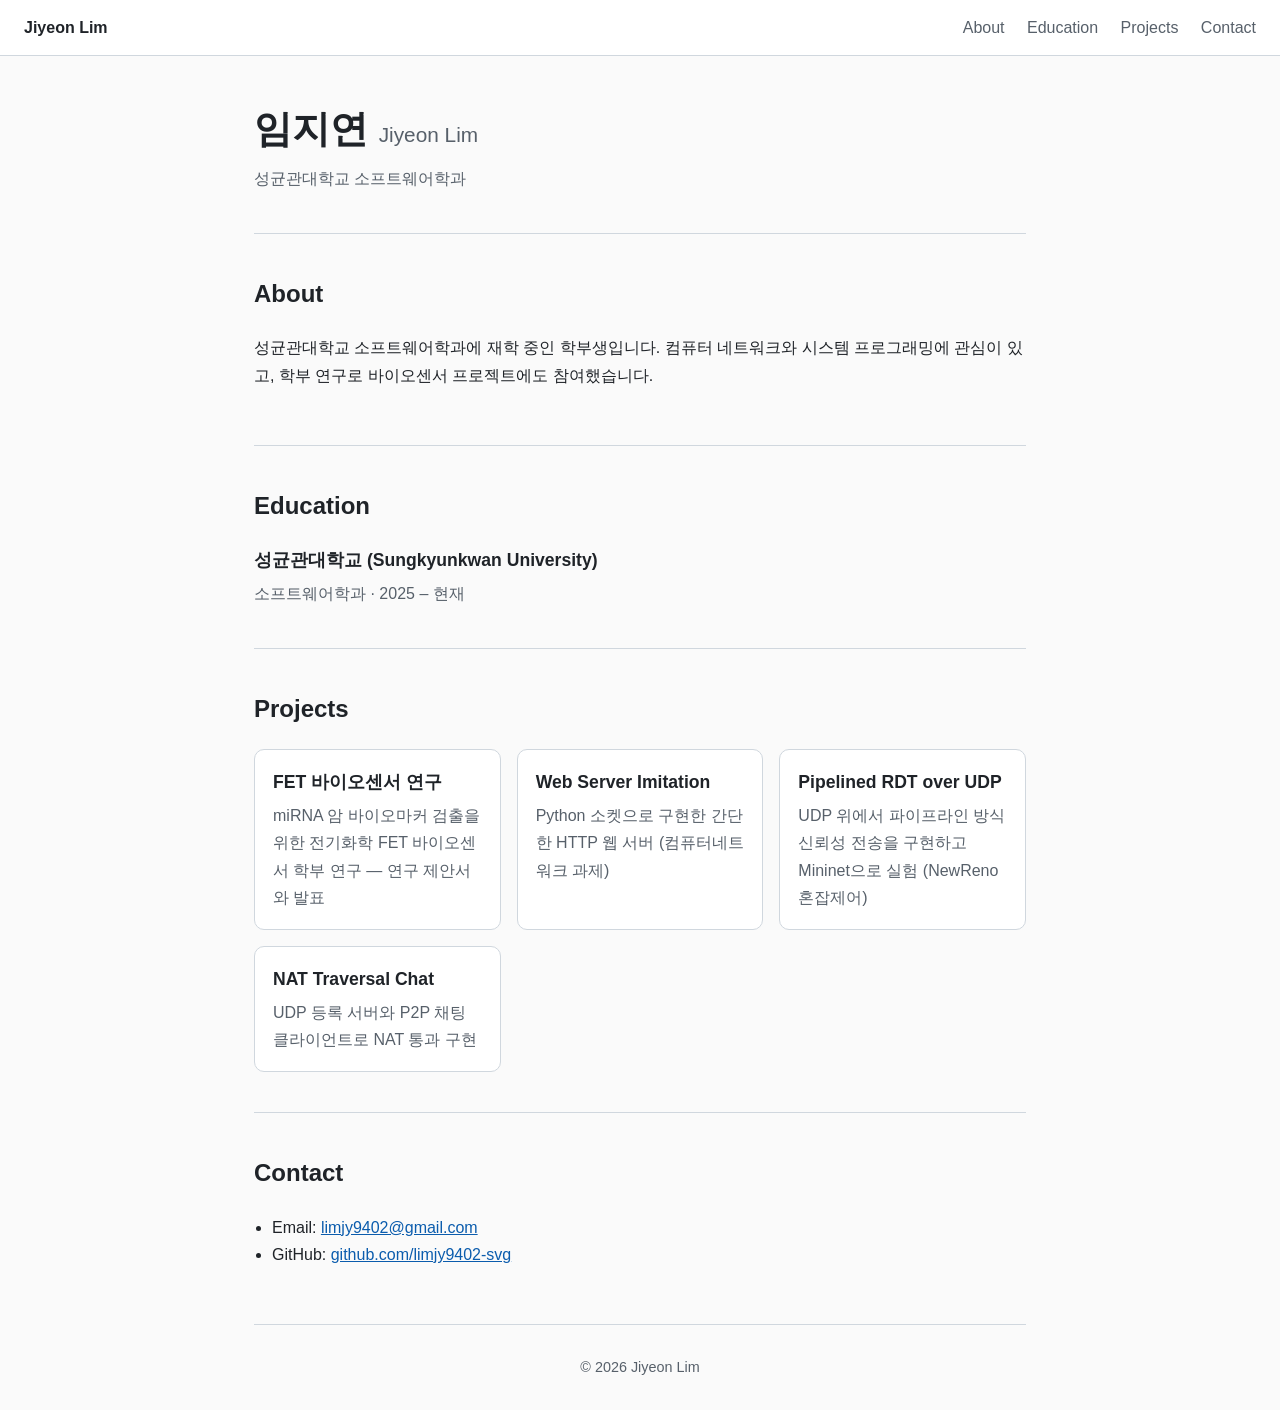
<file: index.html>
<!DOCTYPE html>
<html lang="ko">
<head>
  <meta charset="UTF-8">
  <meta name="viewport" content="width=device-width, initial-scale=1.0">
  <title>임지연 | Jiyeon Lim</title>
  <meta name="description" content="성균관대학교 소프트웨어학과 임지연의 개인 홈페이지">
  <meta property="og:title" content="임지연 | Jiyeon Lim">
  <meta property="og:description" content="성균관대학교 소프트웨어학과 · Networks, Systems, Biosensors">
  <meta property="og:type" content="website">
  <meta property="og:url" content="https://limjy9402-svg.github.io/">
  <link rel="icon" href="favicon.svg" type="image/svg+xml">
  <link rel="stylesheet" href="style.css">
</head>
<body>
  <header class="nav">
    <a class="brand" href="#top">Jiyeon Lim</a>
    <nav aria-label="주요 메뉴">
      <a href="#about">About</a>
      <a href="#education">Education</a>
      <a href="#projects">Projects</a>
      <a href="#contact">Contact</a>
    </nav>
  </header>

  <main id="top">
    <section class="hero">
      <h1>임지연 <span>Jiyeon Lim</span></h1>
      <p>성균관대학교 소프트웨어학과</p>
    </section>

    <section id="about">
      <h2>About</h2>
      <p>성균관대학교 소프트웨어학과에 재학 중인 학부생입니다. 컴퓨터 네트워크와 시스템 프로그래밍에 관심이 있고, 학부 연구로 바이오센서 프로젝트에도 참여했습니다.</p>
    </section>

    <section id="education">
      <h2>Education</h2>
      <div class="item">
        <h3>성균관대학교 (Sungkyunkwan University)</h3>
        <p class="meta">소프트웨어학과 · 2025 – 현재</p>
      </div>
    </section>

    <section id="projects">
      <h2>Projects</h2>
      <div class="cards">
        <article class="card">
          <h3>FET 바이오센서 연구</h3>
          <p>miRNA 암 바이오마커 검출을 위한 전기화학 FET 바이오센서 학부 연구 — 연구 제안서와 발표</p>
        </article>
        <article class="card">
          <h3>Web Server Imitation</h3>
          <p>Python 소켓으로 구현한 간단한 HTTP 웹 서버 (컴퓨터네트워크 과제)</p>
        </article>
        <article class="card">
          <h3>Pipelined RDT over UDP</h3>
          <p>UDP 위에서 파이프라인 방식 신뢰성 전송을 구현하고 Mininet으로 실험 (NewReno 혼잡제어)</p>
        </article>
        <article class="card">
          <h3>NAT Traversal Chat</h3>
          <p>UDP 등록 서버와 P2P 채팅 클라이언트로 NAT 통과 구현</p>
        </article>
      </div>
    </section>

    <section id="contact">
      <h2>Contact</h2>
      <ul class="contact">
        <li>Email: <a href="mailto:limjy9402@gmail.com">limjy9402@gmail.com</a></li>
        <li>GitHub: <a href="https://github.com/limjy9402-svg">github.com/limjy9402-svg</a></li>
      </ul>
    </section>
  </main>

  <footer>© 2026 Jiyeon Lim</footer>
</body>
</html>
</file>
<file: style.css>
:root { --bg:#fafafa; --fg:#1f2328; --muted:#57606a; --accent:#0b5cad; --card:#fff; --line:#d0d7de; }
* { box-sizing:border-box; }
html { scroll-behavior:smooth; }
body { margin:0; font-family:"Pretendard",-apple-system,"Segoe UI","Apple SD Gothic Neo","Malgun Gothic",sans-serif; background:var(--bg); color:var(--fg); line-height:1.7; }
.nav { position:sticky; top:0; display:flex; justify-content:space-between; align-items:center; flex-wrap:wrap; gap:8px; padding:14px 24px; background:#fff; border-bottom:1px solid var(--line); }
.brand { font-weight:700; color:var(--fg); text-decoration:none; }
.nav nav a { margin-left:18px; color:var(--muted); text-decoration:none; }
.nav nav a:hover { color:var(--accent); }
main { max-width:820px; margin:0 auto; padding:0 24px; }
section { padding:40px 0; border-bottom:1px solid var(--line); scroll-margin-top:70px; }
.hero h1 { font-size:2.4rem; margin:0; }
.hero h1 span { font-size:1.3rem; color:var(--muted); font-weight:400; }
.hero p { color:var(--muted); margin:4px 0 0; }
h2 { font-size:1.5rem; margin-top:0; }
h3 { margin:0 0 4px; font-size:1.1rem; }
.meta { color:var(--muted); margin:0; }
.cards { display:grid; grid-template-columns:repeat(auto-fit,minmax(240px,1fr)); gap:16px; }
.card { background:var(--card); border:1px solid var(--line); border-radius:10px; padding:18px; }
.card p { margin:0; color:var(--muted); }
a { color:var(--accent); }
.contact { padding-left:18px; }
footer { text-align:center; color:var(--muted); padding:30px; font-size:.9rem; }
@media (max-width:540px) { .nav nav a { margin:0 12px 0 0; } .hero h1 { font-size:1.9rem; } }
</file>
